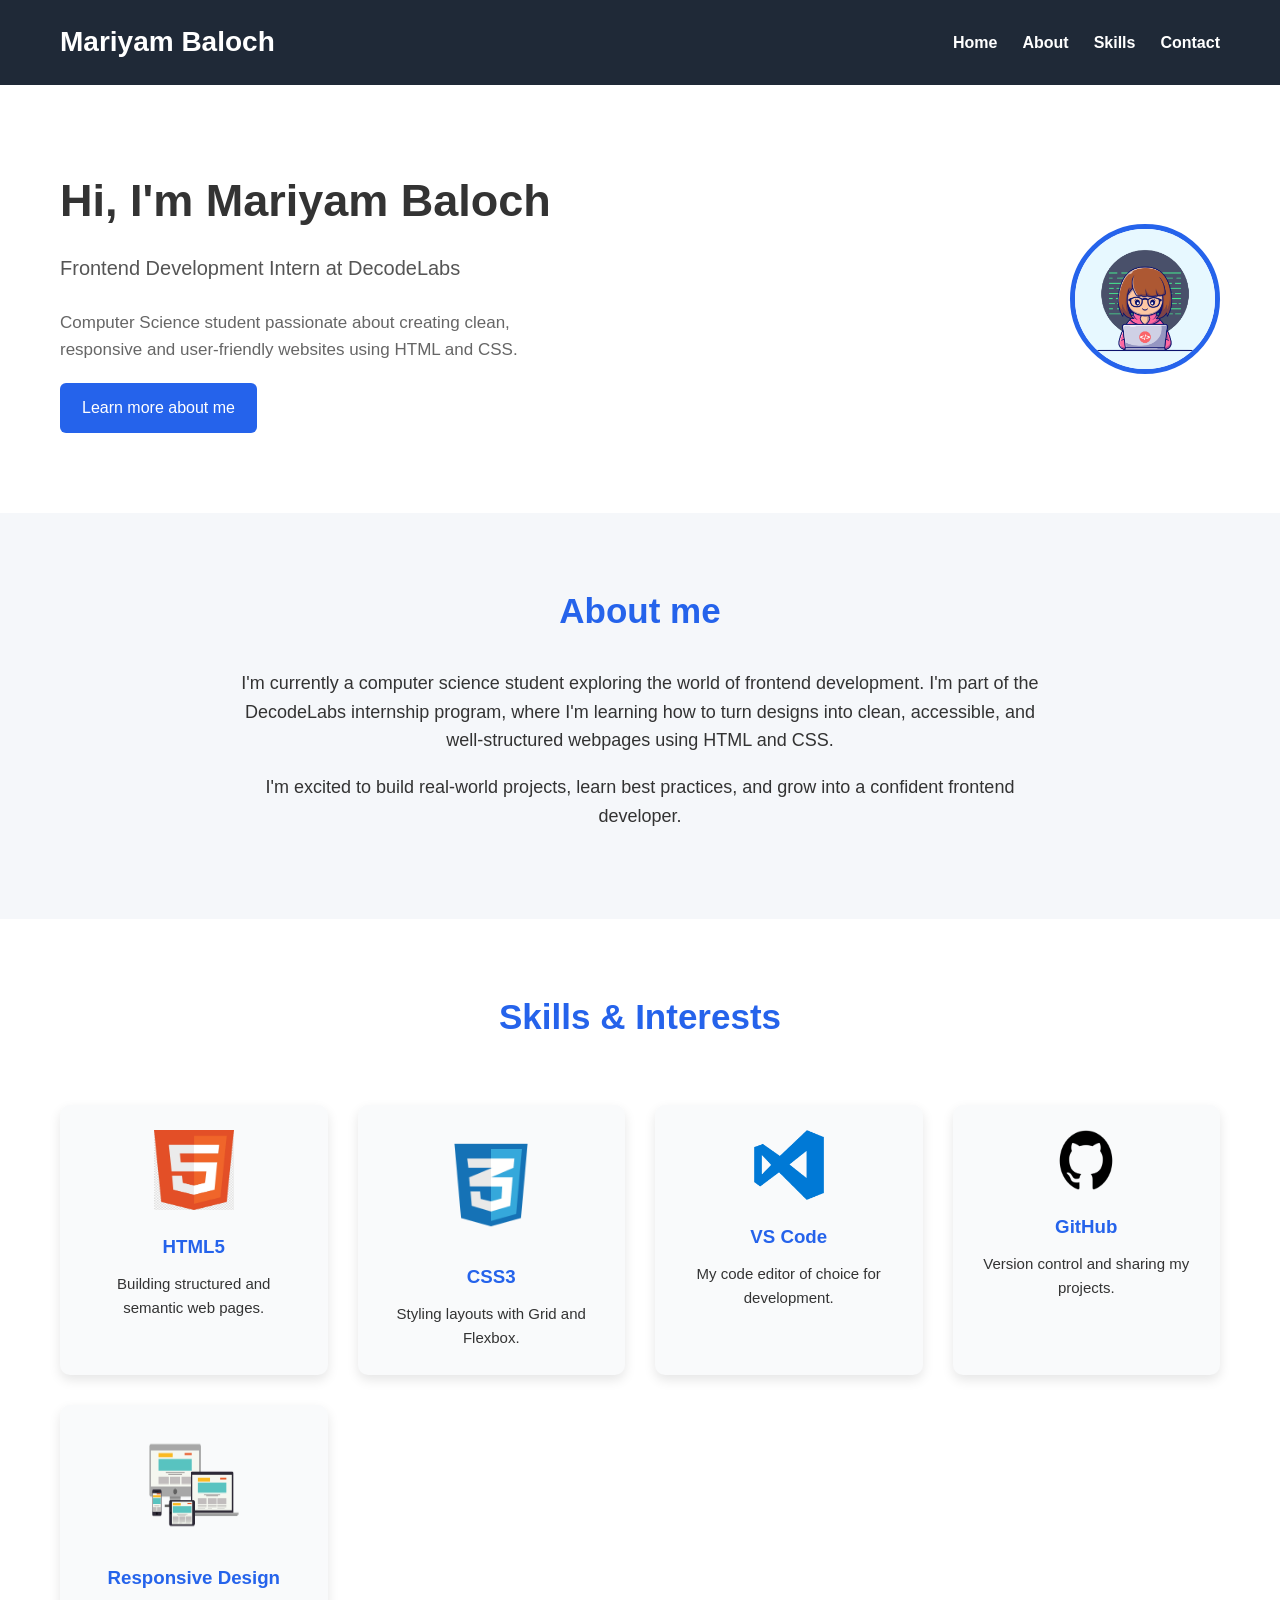
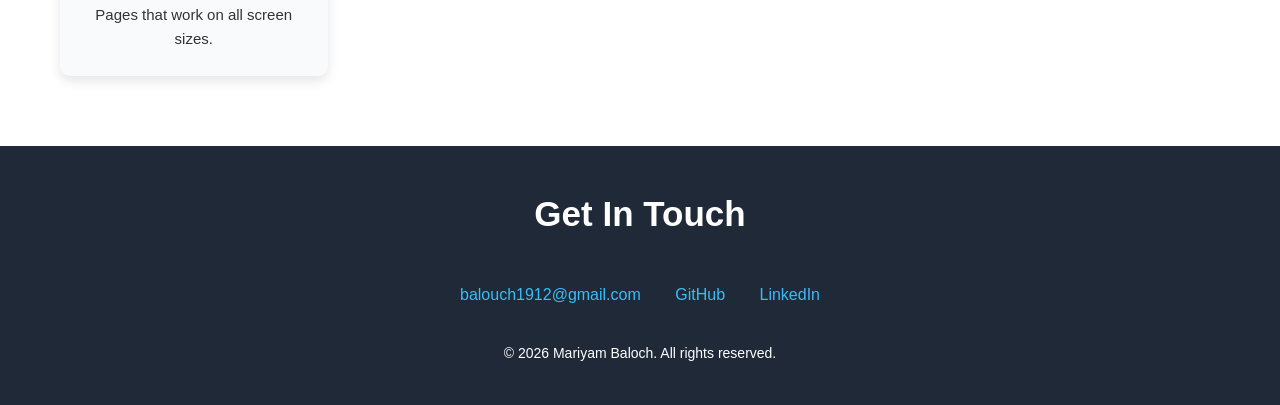
<file: Project-1/Task 1/index.html>
<!DOCTYPE html>
<html lang="en">
<head>
    <meta charset="UTF-8">
    <meta name="viewport" content="width=device-width, initial-scale=1.0">
    <title>Project 1 - Mariyam Portfolio</title>
    <link rel="stylesheet" href="style.css">
</head>
<body>
     <!-- ============ HEADER / NAVIGATION ============ -->
     <header class="site-header">
        <div class="site-header__logo">Mariyam Baloch</div>
        <nav class="nav">
             <ul class="nav__list">
                <li class="nav__item">  <a href="#home" class="nav__link">Home</a></li>
                <li class="nav__item">  <a href="#about" class="nav__link">About</a> </li>
                <li class="nav__item"> <a href="#skills" class="nav__link">Skills</a> </li>
                <li class="nav__item"> <a href="#contact" class="nav__link">Contact</a> </li>
             </ul>
        </nav>
     </header>

     <main>
      
         <!-- ============ HERO SECTION ============ -->
        <section class="hero" id="home">
                <div class="hero__content">
                    <h1 class="hero__title">Hi, I'm Mariyam Baloch</h1>
                    <p class="hero__subtitle">Frontend Development Intern at DecodeLabs</p>
                    <p class="hero__description">Computer Science student passionate about creating clean, responsive and user-friendly websites using HTML and CSS.</p>
                    <a href="#about" class="hero__cta">Learn more about me</a>
                </div>

                <img class="hero__image" src="Images/myprofile.jpg" alt="Profile photo" height="150" width="150">
        </section>

  <!-- ============ ABOUT SECTION ============ -->
        <section class="about"
         id="about">
            <h2 class="section-title">About me</h2>
            <div class="about__content">  

                <p class="about__text"> I'm currently a computer science student exploring the world of frontend development.
          I'm part of the DecodeLabs internship program, where I'm learning how
          to turn designs into clean, accessible, and well-structured webpages
          using HTML and CSS.</p>
          <p class="about__text"> I'm excited to build real-world projects, learn best practices, and
          grow into a confident frontend developer.</p>

            </div>
        </section>

 <!-- ============ SKILLS SECTION ============ -->
        <section  class="skills" id="skills">
            <h2 class="section-title">Skills &amp; Interests</h2>


            <div class="skill-card">
                <img class="skill__icon" src="Images/htmlogo.jpg" alt="HTML logo" height="80" width="80">
                <h3 class="skill__title">HTML5</h3>
                 <p class="skill__text">Building structured and semantic web pages.</p>
             </div>
    
            <div class="skill-card">
                <img class="skill__icon" src="Images/csslogo.png" alt="CSS logo" height="110" width="110">
                <h3 class="skill__title">CSS3</h3>
                <p class="skill__text">Styling layouts with Grid and Flexbox.</p>
            </div>

            <div class="skill-card">
                <img class="skill__icon" src="Images/VScodelogo.png" alt="VS code logo" height="70" width="70">
                <h3 class="skill__title">VS Code</h3>
                <p class="skill__text">My code editor of choice for development.</p>
            </div>

            <div class="skill-card">
                <img class="skill__icon" src="Images/Githublogo.png" alt="Github logo" height="60" width="100">
                <h3 class="skill__title">GitHub</h3>
                <p class="skill__text">Version control and sharing my projects.</p>
        </div>

            <div class="skill-card">
                <img class="skill__icon" src="Images/responsiveDesign.png" alt="Responsive design" height="110" width="110">
                <h3 class="skill__title">Responsive Design</h3>
                <p class="skill__text">Pages that work on all screen sizes. </p>
        </div>

        </section>

         </main>

 <!-- ============ FOOTER / CONTACT ============ -->
         <footer class="site-footer" id="contact">
            <h2 class="section-title section-title--footer">Get In Touch</h2>

            <a  class="site-footer__link"  href="mailto:balouch1912@gmail.com">balouch1912@gmail.com</a>
            <a  class="site-footer__link" href="https://github.com/Mariyam621" target="_blank" rel="noopener noreferrer">GitHub</a>
            <a class="site-footer__link" href="https://www.linkedin.com/in/mariyam-baloch-93517b371" target="_blank" rel="noopener noreferrer">
    LinkedIn</a>

                <p class="site-footer__copyright">&copy; 2026 Mariyam Baloch. All rights reserved.</p>
         </footer>






      
</body>
</html>
</file>
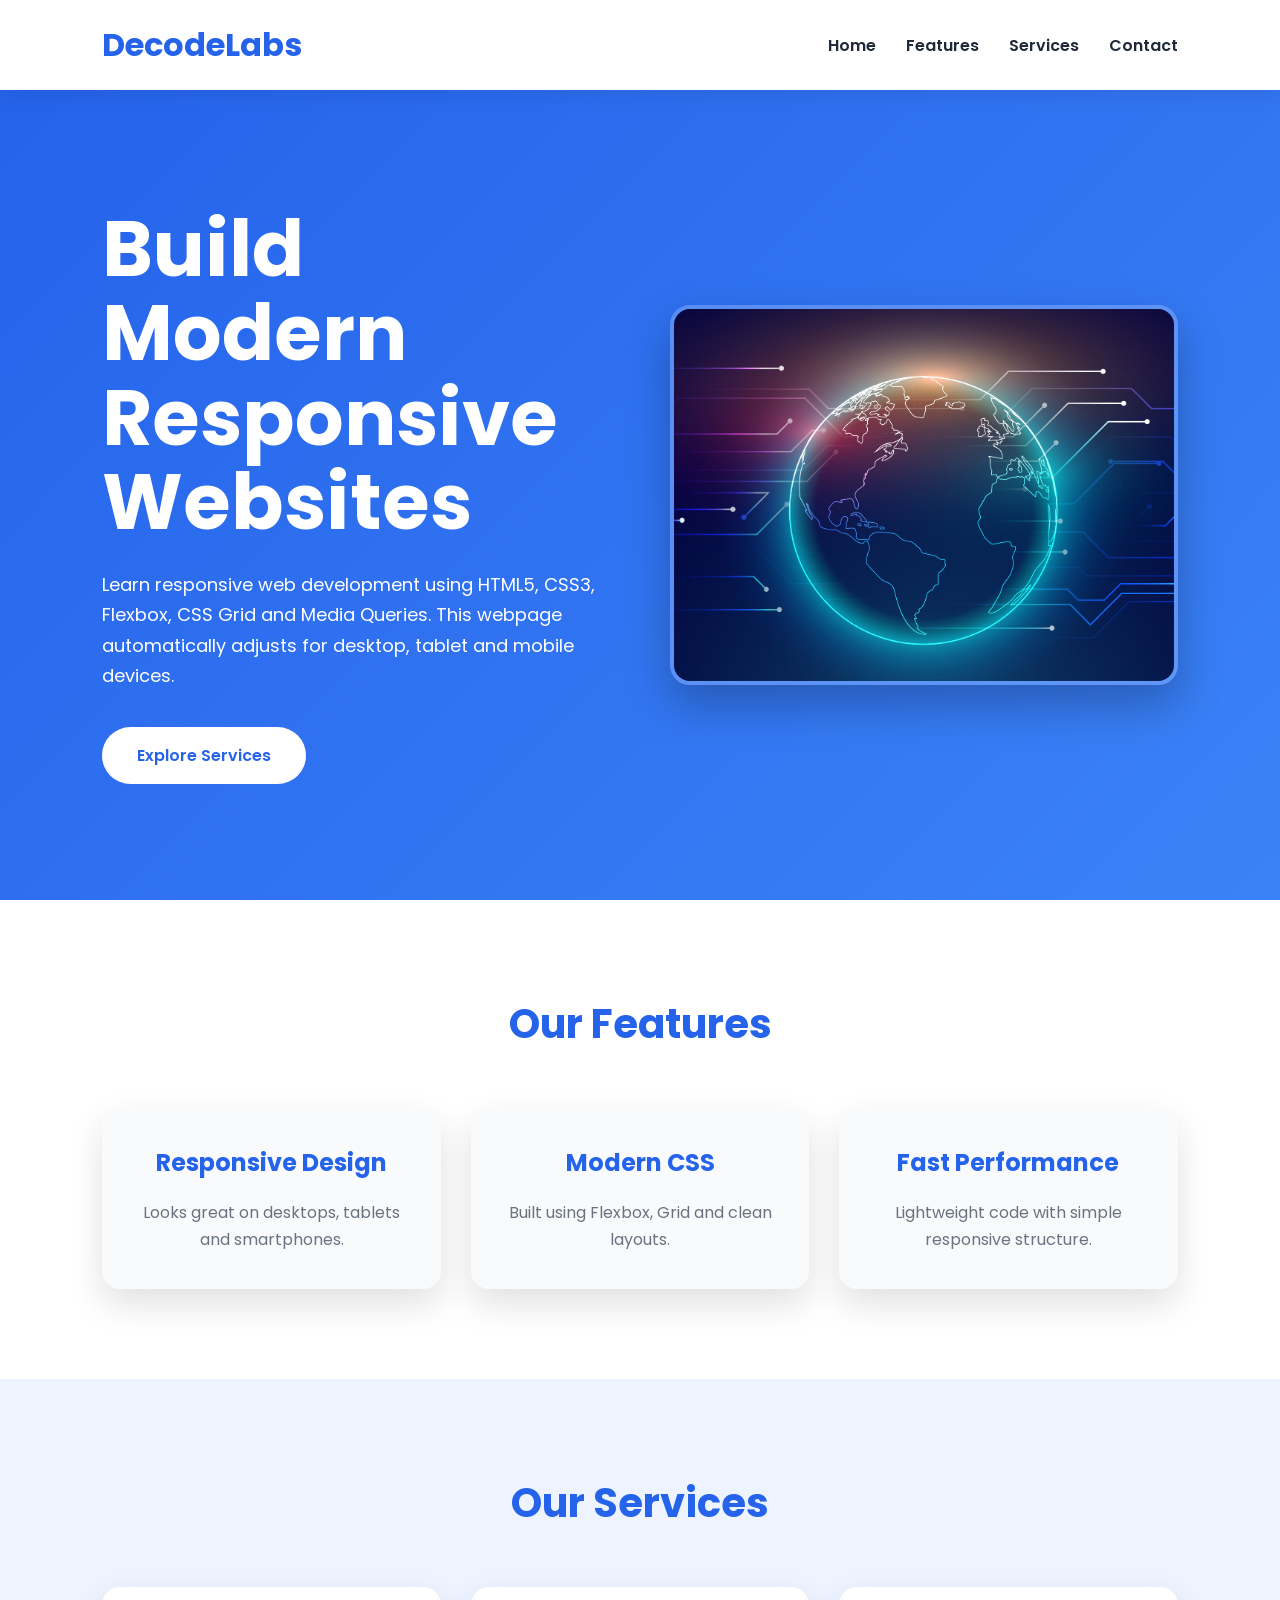
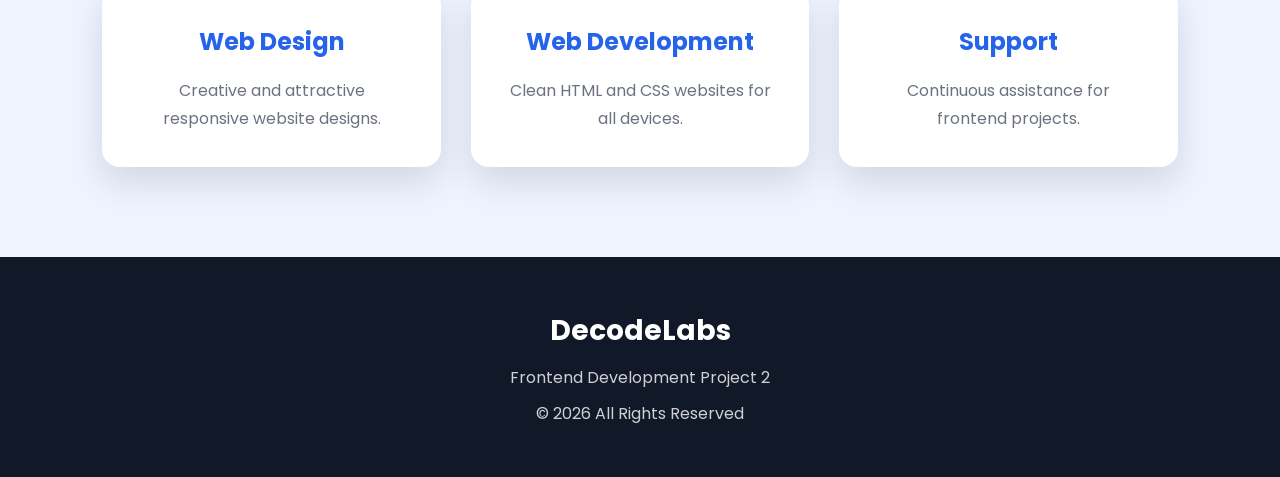
<file: Project-2/Task 2/index.html>
<!DOCTYPE html>
<html lang="en">

<head>
    <meta charset="UTF-8">
    <meta name="viewport" content="width=device-width, initial-scale=1.0">
    <title>Responsive Web Layout | DecodeLabs</title>
    <link rel="stylesheet" href="style.css">
</head>

<body>

    <!-- Header -->

    <header>
        <nav class="navbar">

            <div class="logo">
                <h2>DecodeLabs</h2>
            </div>

            <ul class="nav-links">
                <li><a href="#home">Home</a></li>
                <li><a href="#features">Features</a></li>
                <li><a href="#services">Services</a></li>
                <li><a href="#contact">Contact</a></li>
            </ul>

        </nav>
    </header>

    <!-- Main -->

    <main>

        <!-- Hero -->

        <section class="hero" id="home">

            <div class="hero-text">

                <h1>Build Modern Responsive Websites</h1>

                <p>
                    Learn responsive web development using HTML5,
                    CSS3, Flexbox, CSS Grid and Media Queries.
                    This webpage automatically adjusts for desktop,
                    tablet and mobile devices.
                </p>

                <a href="#services" class="btn">
                    Explore Services
                </a>

            </div>

            <div class="hero-image">

                <img src="Images/techImage.jpg"
                    alt="Responsive Website">

            </div>

        </section>

        <!-- Features -->

        <section class="features" id="features">

            <h2 class="section-title">
                Our Features
            </h2>

            <div class="feature-container">

                <div class="card">

                    <h3>Responsive Design</h3>

                    <p>
                        Looks great on desktops,
                        tablets and smartphones.
                    </p>

                </div>

                <div class="card">

                    <h3>Modern CSS</h3>

                    <p>
                        Built using Flexbox,
                        Grid and clean layouts.
                    </p>

                </div>

                <div class="card">

                    <h3>Fast Performance</h3>

                    <p>
                        Lightweight code with
                        simple responsive structure.
                    </p>

                </div>

            </div>

        </section>

        <!-- Services -->

        <section class="services" id="services">

            <h2 class="section-title">
                Our Services
            </h2>

            <div class="service-container">

                <div class="service-box">

                    <h3>Web Design</h3>

                    <p>
                        Creative and attractive
                        responsive website designs.
                    </p>

                </div>

                <div class="service-box">

                    <h3>Web Development</h3>

                    <p>
                        Clean HTML and CSS
                        websites for all devices.
                    </p>

                </div>

                <div class="service-box">

                    <h3>Support</h3>

                    <p>
                        Continuous assistance
                        for frontend projects.
                    </p>

                </div>

            </div>

        </section>

    </main>

    <!-- Footer -->

    <footer id="contact">

        <h3>DecodeLabs</h3>

        <p>
            Frontend Development Project 2
        </p>

        <p>
            © 2026 All Rights Reserved
        </p>

    </footer>

</body>

</html>
</file>
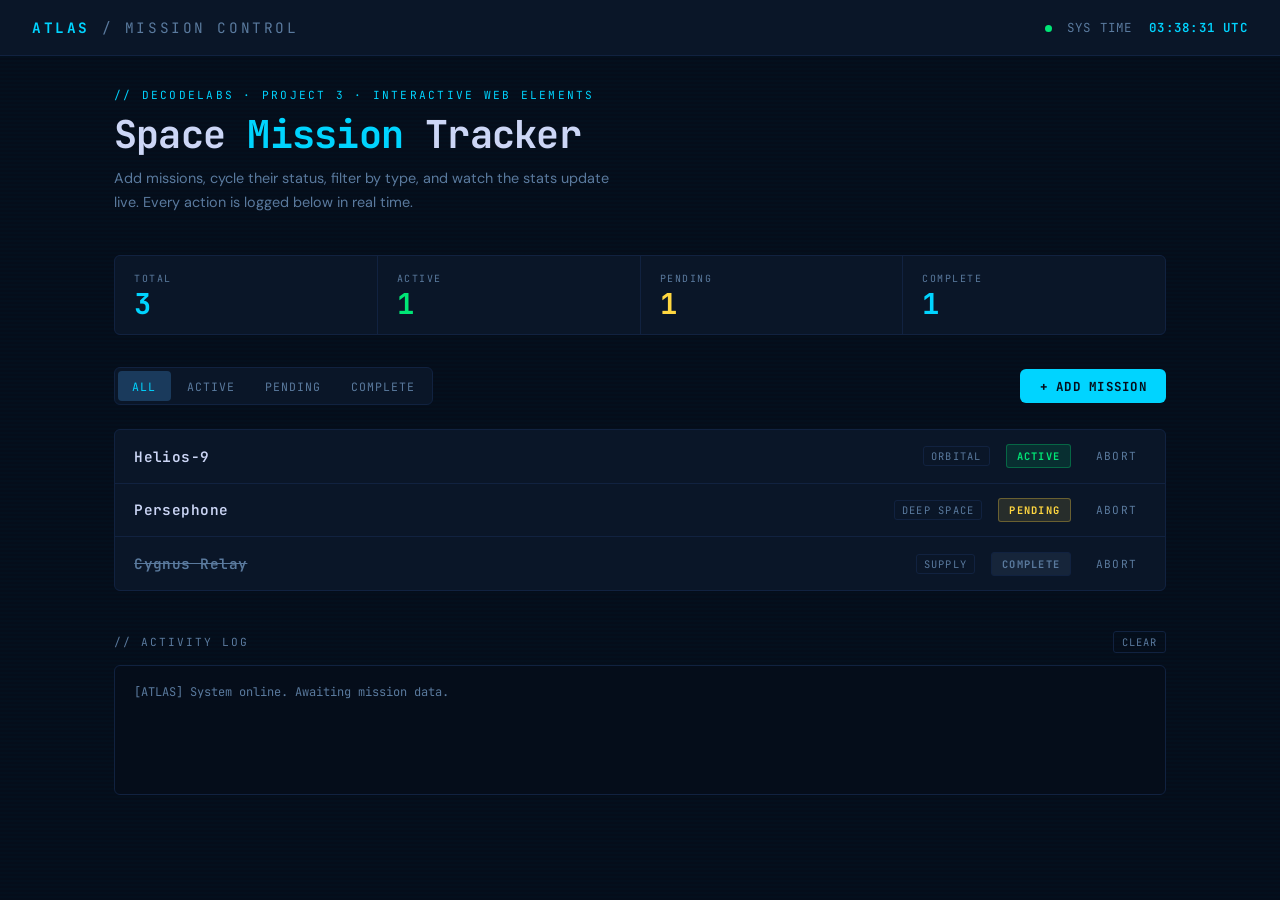
<file: Project-3/Task 3/index.html>
<!DOCTYPE html>
<html lang="en">
<head>
  <meta charset="UTF-8" />
  <meta name="viewport" content="width=device-width, initial-scale=1.0" />
  <title>Project 3 - ATLAS Mission Control</title>

  <!-- JetBrains Mono for data readouts, DM Sans for UI labels -->
  <link rel="preconnect" href="https://fonts.googleapis.com" />
  <link href="https://fonts.googleapis.com/css2?family=JetBrains+Mono:wght@400;600;700&family=DM+Sans:wght@400;500;600&display=swap" rel="stylesheet" />

  <style>
    /* ─────────────────────────────────────────
       DESIGN TOKENS — space/control-room palette
    ───────────────────────────────────────── */
    :root {
      --space-deep:   #050d1a;   /* page background — near-black navy */
      --space-panel:  #0a1628;   /* card / panel surface */
      --space-rim:    #112240;   /* borders and panel rims */
      --space-mid:    #1a3a5c;   /* hover states, subtle fill */
      --cyan:         #00d4ff;   /* primary accent — radar-screen blue */
      --orange:       #ff6b35;   /* alert / active accent */
      --green:        #00e676;   /* ACTIVE mission status */
      --yellow:       #ffd740;   /* PENDING status */
      --red:          #ff4444;   /* FAILED / ABORT */
      --text:         #ccd6f6;   /* main text — slightly blue-tinted */
      --text-dim:     #5a7a9e;   /* muted labels */
      --mono:         'JetBrains Mono', monospace;
      --sans:         'DM Sans', sans-serif;
      --radius:       6px;
    }

    /* ─────────────────────────────────────────
       RESET
    ───────────────────────────────────────── */
    *, *::before, *::after { box-sizing: border-box; margin: 0; padding: 0; }
    html { scroll-behavior: smooth; }

    body {
      font-family: var(--sans);
      background: var(--space-deep);
      color: var(--text);
      min-height: 100vh;
    }

    /* ─────────────────────────────────────────
       SCANLINE OVERLAY — the signature element.
       A very faint CSS repeating-linear-gradient
       gives the whole page a subtle CRT monitor
       texture without any images or JS.
    ───────────────────────────────────────── */
    body::before {
      content: '';
      position: fixed;
      inset: 0;
      background: repeating-linear-gradient(
        0deg,
        transparent,
        transparent 2px,
        rgba(0, 212, 255, 0.015) 2px,
        rgba(0, 212, 255, 0.015) 4px
      );
      pointer-events: none;
      z-index: 0;
    }

    /* ─────────────────────────────────────────
       TOP BAR
    ───────────────────────────────────────── */
    .topbar {
      position: sticky;
      top: 0;
      z-index: 50;
      background: var(--space-panel);
      border-bottom: 1px solid var(--space-rim);
      display: flex;
      align-items: center;
      justify-content: space-between;
      padding: 0 2rem;
      height: 56px;
    }

    .topbar__brand {
      font-family: var(--mono);
      font-size: 0.9rem;
      font-weight: 700;
      letter-spacing: 0.18em;
      color: var(--cyan);
      text-transform: uppercase;
    }

    .topbar__brand span {
      color: var(--text-dim);
      font-weight: 400;
    }

    /* Live mission clock — JS ticks this every second */
    .topbar__clock {
      font-family: var(--mono);
      font-size: 0.78rem;
      color: var(--text-dim);
      letter-spacing: 0.1em;
    }

    .topbar__clock .clock-value {
      color: var(--cyan);
      font-weight: 600;
    }

    /* Blinking dot — pure CSS, signals "live" system */
    .live-dot {
      display: inline-block;
      width: 7px;
      height: 7px;
      border-radius: 50%;
      background: var(--green);
      margin-right: 6px;
      animation: blink 1.4s ease-in-out infinite;
      vertical-align: middle;
    }

    @keyframes blink {
      0%, 100% { opacity: 1; }
      50%       { opacity: 0.2; }
    }

    /* ─────────────────────────────────────────
       MAIN LAYOUT
    ───────────────────────────────────────── */
    .page {
      position: relative;
      z-index: 1;
      max-width: 1100px;
      margin: 0 auto;
      padding: 2rem 1.5rem 4rem;
    }

    /* ─────────────────────────────────────────
       HERO / HEADER AREA
    ───────────────────────────────────────── */
    .hero {
      margin-bottom: 2.5rem;
    }

    .hero__eyebrow {
      font-family: var(--mono);
      font-size: 0.7rem;
      letter-spacing: 0.2em;
      color: var(--cyan);
      text-transform: uppercase;
      margin-bottom: 0.6rem;
    }

    .hero__title {
      font-family: var(--mono);
      font-size: clamp(1.6rem, 4vw, 2.4rem);
      font-weight: 700;
      color: var(--text);
      letter-spacing: -0.02em;
      line-height: 1.2;
      margin-bottom: 0.6rem;
    }

    .hero__title .accent { color: var(--cyan); }

    .hero__sub {
      font-size: 0.9rem;
      color: var(--text-dim);
      max-width: 520px;
      line-height: 1.65;
    }

    /* ─────────────────────────────────────────
       STAT STRIP — live counts, updates with JS
    ───────────────────────────────────────── */
    .stat-strip {
      display: grid;
      grid-template-columns: repeat(auto-fit, minmax(130px, 1fr));
      gap: 1px;         /* gap of 1px acts as divider lines */
      background: var(--space-rim);
      border: 1px solid var(--space-rim);
      border-radius: var(--radius);
      overflow: hidden;
      margin-bottom: 2rem;
    }

    .stat {
      background: var(--space-panel);
      padding: 1rem 1.2rem;
      display: flex;
      flex-direction: column;
      gap: 0.3rem;
    }

    .stat__label {
      font-family: var(--mono);
      font-size: 0.62rem;
      letter-spacing: 0.15em;
      color: var(--text-dim);
      text-transform: uppercase;
    }

    .stat__value {
      font-family: var(--mono);
      font-size: 1.8rem;
      font-weight: 700;
      line-height: 1;
      color: var(--cyan);
      /* smooth number update */
      transition: color 0.2s ease;
    }

    /* Colour overrides for different stat meanings */
    .stat__value--active  { color: var(--green);  }
    .stat__value--pending { color: var(--yellow); }
    .stat__value--failed  { color: var(--red);    }

    /* ─────────────────────────────────────────
       CONTROLS ROW — filter tabs + add button
    ───────────────────────────────────────── */
    .controls {
      display: flex;
      align-items: center;
      justify-content: space-between;
      gap: 1rem;
      margin-bottom: 1.5rem;
      flex-wrap: wrap;
    }

    /* Filter tabs */
    .filter-tabs {
      display: flex;
      gap: 2px;
      background: var(--space-panel);
      border: 1px solid var(--space-rim);
      border-radius: var(--radius);
      padding: 3px;
    }

    .filter-tab {
      font-family: var(--mono);
      font-size: 0.72rem;
      letter-spacing: 0.08em;
      text-transform: uppercase;
      padding: 0.45rem 0.9rem;
      border: none;
      background: none;
      color: var(--text-dim);
      border-radius: 4px;
      cursor: pointer;
      transition: background 0.15s ease, color 0.15s ease;
    }

    /* JS adds .is-active to the selected tab */
    .filter-tab.is-active {
      background: var(--space-mid);
      color: var(--cyan);
    }

    .filter-tab:hover:not(.is-active) {
      color: var(--text);
    }

    /* Add mission button */
    .btn-add {
      font-family: var(--mono);
      font-size: 0.78rem;
      letter-spacing: 0.1em;
      text-transform: uppercase;
      padding: 0.55rem 1.2rem;
      background: var(--cyan);
      color: var(--space-deep);
      border: none;
      border-radius: var(--radius);
      font-weight: 700;
      cursor: pointer;
      transition: opacity 0.15s ease, transform 0.1s ease;
    }

    .btn-add:hover  { opacity: 0.85; }
    .btn-add:active { transform: scale(0.97); }

    /* ─────────────────────────────────────────
       ADD MISSION FORM — hidden by default,
       JS toggles .is-open to show/hide it
    ───────────────────────────────────────── */
    .add-form-wrapper {
      max-height: 0;
      overflow: hidden;
      transition: max-height 0.35s ease;
    }

    .add-form-wrapper.is-open {
      max-height: 300px; /* large enough to not clip content */
    }

    .add-form {
      background: var(--space-panel);
      border: 1px solid var(--space-rim);
      border-radius: var(--radius);
      padding: 1.5rem;
      margin-bottom: 1.5rem;
      display: grid;
      grid-template-columns: 1fr 1fr auto;
      gap: 0.75rem;
      align-items: end;
    }

    .form-field {
      display: flex;
      flex-direction: column;
      gap: 0.4rem;
    }

    .form-label {
      font-family: var(--mono);
      font-size: 0.65rem;
      letter-spacing: 0.12em;
      text-transform: uppercase;
      color: var(--text-dim);
    }

    .form-input,
    .form-select {
      font-family: var(--mono);
      font-size: 0.85rem;
      background: var(--space-deep);
      border: 1px solid var(--space-rim);
      border-radius: 4px;
      color: var(--text);
      padding: 0.55rem 0.8rem;
      outline: none;
      transition: border-color 0.15s ease;
    }

    .form-input:focus,
    .form-select:focus {
      border-color: var(--cyan);
    }

    /* The select arrow colour needs a workaround in dark bg */
    .form-select option {
      background: var(--space-panel);
    }

    .btn-launch {
      font-family: var(--mono);
      font-size: 0.75rem;
      letter-spacing: 0.1em;
      text-transform: uppercase;
      font-weight: 700;
      padding: 0.6rem 1rem;
      background: var(--orange);
      color: #fff;
      border: none;
      border-radius: 4px;
      cursor: pointer;
      white-space: nowrap;
      transition: opacity 0.15s ease;
      align-self: flex-end;
    }

    .btn-launch:hover { opacity: 0.85; }

    /* ─────────────────────────────────────────
       MISSION LIST
    ───────────────────────────────────────── */
    .mission-list {
      display: flex;
      flex-direction: column;
      gap: 1px;       /* hairline separators between rows */
      background: var(--space-rim);
      border: 1px solid var(--space-rim);
      border-radius: var(--radius);
      overflow: hidden;
    }

    /* "No missions" empty state */
    .empty-state {
      background: var(--space-panel);
      padding: 3rem 2rem;
      text-align: center;
      font-family: var(--mono);
      font-size: 0.85rem;
      color: var(--text-dim);
      letter-spacing: 0.05em;
      display: none; /* shown by JS when list is empty */
    }

    /* Individual mission row */
    .mission-row {
      background: var(--space-panel);
      display: grid;
      /* name | type | status toggle | abort button */
      grid-template-columns: 1fr auto auto auto;
      align-items: center;
      gap: 1rem;
      padding: 0.9rem 1.2rem;
      transition: background 0.15s ease;
      animation: rowIn 0.25s ease both;
    }

    @keyframes rowIn {
      from { opacity: 0; transform: translateX(-8px); }
      to   { opacity: 1; transform: translateX(0); }
    }

    .mission-row:hover {
      background: var(--space-mid);
    }

    /* Missions being removed fade out first */
    .mission-row.is-removing {
      animation: rowOut 0.25s ease forwards;
    }

    @keyframes rowOut {
      to { opacity: 0; transform: translateX(8px); max-height: 0; padding: 0; }
    }

    .mission-name {
      font-family: var(--mono);
      font-size: 0.9rem;
      font-weight: 600;
      color: var(--text);
      letter-spacing: 0.03em;
    }

    /* Strikethrough when a mission is marked COMPLETE */
    .mission-row.is-complete .mission-name {
      text-decoration: line-through;
      color: var(--text-dim);
    }

    .mission-type {
      font-family: var(--mono);
      font-size: 0.65rem;
      letter-spacing: 0.12em;
      text-transform: uppercase;
      color: var(--text-dim);
      border: 1px solid var(--space-rim);
      border-radius: 3px;
      padding: 2px 7px;
      white-space: nowrap;
    }

    /* Status badge — colour changes with JS-toggled class */
    .mission-status {
      font-family: var(--mono);
      font-size: 0.65rem;
      font-weight: 700;
      letter-spacing: 0.12em;
      text-transform: uppercase;
      padding: 4px 10px;
      border-radius: 3px;
      border: 1px solid transparent;
      cursor: pointer;
      transition: background 0.2s ease, color 0.2s ease;
      white-space: nowrap;
    }

    .mission-status[data-status="ACTIVE"] {
      background: rgba(0, 230, 118, 0.12);
      color: var(--green);
      border-color: rgba(0, 230, 118, 0.3);
    }

    .mission-status[data-status="PENDING"] {
      background: rgba(255, 215, 64, 0.12);
      color: var(--yellow);
      border-color: rgba(255, 215, 64, 0.3);
    }

    .mission-status[data-status="COMPLETE"] {
      background: rgba(90, 122, 158, 0.15);
      color: var(--text-dim);
      border-color: var(--space-rim);
    }

    /* Abort / remove button */
    .btn-abort {
      background: none;
      border: 1px solid transparent;
      color: var(--text-dim);
      font-family: var(--mono);
      font-size: 0.7rem;
      letter-spacing: 0.1em;
      text-transform: uppercase;
      padding: 4px 8px;
      border-radius: 3px;
      cursor: pointer;
      transition: color 0.15s ease, border-color 0.15s ease;
    }

    .btn-abort:hover {
      color: var(--red);
      border-color: rgba(255, 68, 68, 0.4);
    }

    /* ─────────────────────────────────────────
       BOTTOM: MISSION LOG
       Dynamic textarea that JS appends log lines to
    ───────────────────────────────────────── */
    .log-section {
      margin-top: 2.5rem;
    }

    .log-header {
      display: flex;
      align-items: center;
      justify-content: space-between;
      margin-bottom: 0.75rem;
    }

    .log-title {
      font-family: var(--mono);
      font-size: 0.7rem;
      letter-spacing: 0.18em;
      text-transform: uppercase;
      color: var(--text-dim);
    }

    .btn-clear-log {
      font-family: var(--mono);
      font-size: 0.65rem;
      letter-spacing: 0.1em;
      text-transform: uppercase;
      background: none;
      border: 1px solid var(--space-rim);
      color: var(--text-dim);
      padding: 3px 8px;
      border-radius: 3px;
      cursor: pointer;
      transition: color 0.15s ease;
    }

    .btn-clear-log:hover { color: var(--text); }

    .log-box {
      background: var(--space-deep);
      border: 1px solid var(--space-rim);
      border-radius: var(--radius);
      padding: 1rem 1.2rem;
      font-family: var(--mono);
      font-size: 0.75rem;
      color: var(--text-dim);
      line-height: 1.8;
      min-height: 130px;
      max-height: 200px;
      overflow-y: auto;
      /* latest entry at the bottom */
    }

    /* Coloured log line prefixes */
    .log-line { display: block; }
    .log-line--add      { color: var(--cyan);   }
    .log-line--status   { color: var(--yellow); }
    .log-line--abort    { color: var(--red);    }
    .log-line--system   { color: var(--text-dim); }

    /* ─────────────────────────────────────────
       RESPONSIVE
    ───────────────────────────────────────── */
    @media (max-width: 680px) {
      .add-form {
        grid-template-columns: 1fr;
      }
      .mission-row {
        grid-template-columns: 1fr auto;
        grid-template-rows: auto auto;
      }
      .mission-type  { grid-column: 2; grid-row: 1; }
      .mission-status { grid-column: 1; grid-row: 2; justify-self: start; }
      .btn-abort      { grid-column: 2; grid-row: 2; }
    }

    @media (prefers-reduced-motion: reduce) {
      *, *::before, *::after { animation: none !important; transition: none !important; }
    }
  </style>
</head>

<body>

  <!-- ═══════════════════════════════════════
       TOP BAR
  ═══════════════════════════════════════ -->
  <header class="topbar">
    <div class="topbar__brand">
      ATLAS<span> / Mission Control</span>
    </div>
    <!-- JS writes the time into .clock-value every second -->
    <div class="topbar__clock">
      <span class="live-dot"></span>
      SYS TIME&nbsp;&nbsp;<span class="clock-value js-clock">——:——:——</span>
    </div>
  </header>


  <!-- ═══════════════════════════════════════
       MAIN CONTENT
  ═══════════════════════════════════════ -->
  <main class="page">

    <!-- Hero -->
    <div class="hero">
      <p class="hero__eyebrow">// DecodeLabs · Project 3 · Interactive Web Elements</p>
      <h1 class="hero__title">
        Space <span class="accent">Mission</span> Tracker
      </h1>
      <p class="hero__sub">
        Add missions, cycle their status, filter by type, and watch the stats update live. Every action is logged below in real time.
      </p>
    </div>


    <!-- Stat Strip — all values are written by JS -->
    <div class="stat-strip">
      <div class="stat">
        <span class="stat__label">Total</span>
        <span class="stat__value js-stat-total">0</span>
      </div>
      <div class="stat">
        <span class="stat__label">Active</span>
        <span class="stat__value stat__value--active js-stat-active">0</span>
      </div>
      <div class="stat">
        <span class="stat__label">Pending</span>
        <span class="stat__value stat__value--pending js-stat-pending">0</span>
      </div>
      <div class="stat">
        <span class="stat__label">Complete</span>
        <span class="stat__value js-stat-complete">0</span>
      </div>
    </div>


    <!-- Controls: filter tabs + add button -->
    <div class="controls">
      <div class="filter-tabs">
        <!-- data-filter tells JS which missions to show -->
        <button class="filter-tab is-active" data-filter="ALL">All</button>
        <button class="filter-tab" data-filter="ACTIVE">Active</button>
        <button class="filter-tab" data-filter="PENDING">Pending</button>
        <button class="filter-tab" data-filter="COMPLETE">Complete</button>
      </div>

      <!-- Toggles the add-form open/closed -->
      <button class="btn-add js-toggle-form">+ Add Mission</button>
    </div>


    <!-- Add Mission Form — collapsed by default -->
    <div class="add-form-wrapper js-form-wrapper">
      <div class="add-form">
        <div class="form-field">
          <label class="form-label" for="mission-name-input">Mission Name</label>
          <input
            id="mission-name-input"
            class="form-input js-name-input"
            type="text"
            placeholder="e.g. Artemis VII"
            maxlength="40"
            autocomplete="off"
          />
        </div>

        <div class="form-field">
          <label class="form-label" for="mission-type-select">Mission Type</label>
          <select id="mission-type-select" class="form-select js-type-select">
            <option value="ORBITAL">Orbital</option>
            <option value="LUNAR">Lunar</option>
            <option value="DEEP SPACE">Deep Space</option>
            <option value="RECON">Recon</option>
            <option value="SUPPLY">Supply</option>
          </select>
        </div>

        <button class="btn-launch js-submit-mission">Launch ↗</button>
      </div>
    </div>


    <!-- Mission list — rows are injected here by JS -->
    <div class="mission-list js-mission-list">
      <p class="empty-state js-empty-state">
        // No missions on record. Add one above.
      </p>
    </div>


    <!-- Activity Log -->
    <div class="log-section">
      <div class="log-header">
        <span class="log-title">// Activity Log</span>
        <button class="btn-clear-log js-clear-log">Clear</button>
      </div>
      <div class="log-box js-log-box">
        <span class="log-line log-line--system">[ATLAS] System online. Awaiting mission data.</span>
      </div>
    </div>

  </main>


  <!-- ═══════════════════════════════════════
       JAVASCRIPT
       Organised by feature. IPO loop is
       labeled on each section.
  ═══════════════════════════════════════ -->
  <script>

    // ─────────────────────────────────────────
    // APP STATE
    // One central array stores all missions.
    // Everything else reads from this array.
    // ─────────────────────────────────────────

    // Each mission: { id, name, type, status }
    // Status cycles: PENDING → ACTIVE → COMPLETE → PENDING
    let missions = [];

    // Track which filter is currently active
    let currentFilter = 'ALL';

    // Auto-increment ID so each mission has a unique key
    let nextId = 1;

    // Status cycle order — clicking a badge moves to the next
    const STATUS_CYCLE = ['PENDING', 'ACTIVE', 'COMPLETE'];


    // ─────────────────────────────────────────
    // FEATURE 1 — LIVE CLOCK
    // INPUT:  setInterval fires every 1000ms
    // PROCESS: build a UTC time string
    // OUTPUT:  write it into .js-clock
    // ─────────────────────────────────────────

    const clockEl = document.querySelector('.js-clock');

    function tickClock() {
      const now = new Date();
      // Zero-pad hours, minutes, seconds
      const hh = String(now.getUTCHours()).padStart(2, '0');
      const mm = String(now.getUTCMinutes()).padStart(2, '0');
      const ss = String(now.getUTCSeconds()).padStart(2, '0');
      clockEl.textContent = `${hh}:${mm}:${ss} UTC`;
    }

    tickClock();                      // call immediately so there's no blank flash
    setInterval(tickClock, 1000);     // then tick every second


    // ─────────────────────────────────────────
    // FEATURE 2 — ADD MISSION FORM TOGGLE
    // INPUT:  click on "Add Mission" button
    // PROCESS: toggle .is-open on the wrapper
    // OUTPUT:  CSS max-height transition reveals/hides form
    // ─────────────────────────────────────────

    const toggleFormBtn = document.querySelector('.js-toggle-form');
    const formWrapper   = document.querySelector('.js-form-wrapper');
    const nameInput     = document.querySelector('.js-name-input');

    toggleFormBtn.addEventListener('click', function () {
      const isOpen = formWrapper.classList.toggle('is-open');

      // Update button label to reflect current state
      this.textContent = isOpen ? '✕ Cancel' : '+ Add Mission';

      // Auto-focus the name field when the form opens
      if (isOpen) nameInput.focus();
    });


    // ─────────────────────────────────────────
    // FEATURE 3 — ADD A MISSION
    // INPUT:  click "Launch ↗" button
    // PROCESS: validate, create mission object, push to array
    // OUTPUT:  render the updated list + log the event
    // ─────────────────────────────────────────

    const submitBtn  = document.querySelector('.js-submit-mission');
    const typeSelect = document.querySelector('.js-type-select');

    submitBtn.addEventListener('click', addMission);

    // Also allow pressing Enter inside the name field
    nameInput.addEventListener('keydown', function (e) {
      if (e.key === 'Enter') addMission();
    });

    function addMission() {
      const name = nameInput.value.trim();

      // Basic validation — name must not be empty
      if (!name) {
        nameInput.style.borderColor = '#ff4444';
        nameInput.focus();
        // Reset the border after a moment
        setTimeout(() => { nameInput.style.borderColor = ''; }, 1200);
        return;
      }

      // PROCESS: build the mission object
      const mission = {
        id:     nextId++,
        name:   name,
        type:   typeSelect.value,
        status: 'PENDING'     // all missions start as PENDING
      };

      missions.push(mission);

      // Reset the form inputs
      nameInput.value = '';

      // Close the form panel
      formWrapper.classList.remove('is-open');
      toggleFormBtn.textContent = '+ Add Mission';

      // OUTPUT
      renderMissions();
      updateStats();
      appendLog(`Mission "${mission.name}" registered — Status: PENDING`, 'add');
    }


    // ─────────────────────────────────────────
    // FEATURE 4 — FILTER TABS
    // INPUT:  click a filter tab
    // PROCESS: update currentFilter, mark tab active
    // OUTPUT:  re-render the mission list
    // ─────────────────────────────────────────

    const filterTabs = document.querySelectorAll('.filter-tab');

    filterTabs.forEach(tab => {
      tab.addEventListener('click', function () {
        // Remove active from all tabs
        filterTabs.forEach(t => t.classList.remove('is-active'));
        // Add active to the clicked one
        this.classList.add('is-active');

        // Update the filter state and re-render
        currentFilter = this.dataset.filter;
        renderMissions();
      });
    });


    // ─────────────────────────────────────────
    // FEATURE 5 — RENDER MISSIONS
    // This is the main OUTPUT function.
    // It reads from the `missions` array and
    // the `currentFilter`, then builds the DOM.
    // ─────────────────────────────────────────

    const missionList  = document.querySelector('.js-mission-list');
    const emptyState   = document.querySelector('.js-empty-state');

    function renderMissions() {
      // Decide which missions to show based on active filter
      const visible = currentFilter === 'ALL'
        ? missions
        : missions.filter(m => m.status === currentFilter);

      // Clear existing rows (leave the empty-state element in place)
      missionList.querySelectorAll('.mission-row').forEach(el => el.remove());

      if (visible.length === 0) {
        emptyState.style.display = 'block';
        return;
      }

      emptyState.style.display = 'none';

      // Build and append a row for each visible mission
      visible.forEach(mission => {
        const row = document.createElement('div');
        row.className = 'mission-row' + (mission.status === 'COMPLETE' ? ' is-complete' : '');
        // Store the mission ID on the element so event handlers can find it
        row.dataset.id = mission.id;

        row.innerHTML = `
          <span class="mission-name">${escapeHtml(mission.name)}</span>
          <span class="mission-type">${mission.type}</span>
          <button class="mission-status js-cycle-status" data-status="${mission.status}">
            ${mission.status}
          </button>
          <button class="btn-abort js-abort">ABORT</button>
        `;

        missionList.appendChild(row);
      });
    }

    // Cycle a mission's status when its badge is clicked
    // Uses event delegation on the list — one listener handles all rows
    missionList.addEventListener('click', function (e) {

      // ── CYCLE STATUS ──────────────────────
      if (e.target.matches('.js-cycle-status')) {
        const row       = e.target.closest('.mission-row');
        const id        = parseInt(row.dataset.id, 10);
        const mission   = missions.find(m => m.id === id);
        if (!mission) return;

        // PROCESS: find the next status in the cycle
        const currentIndex = STATUS_CYCLE.indexOf(mission.status);
        mission.status     = STATUS_CYCLE[(currentIndex + 1) % STATUS_CYCLE.length];

        // OUTPUT
        renderMissions();
        updateStats();
        appendLog(`"${mission.name}" status → ${mission.status}`, 'status');
      }

      // ── ABORT MISSION ────────────────────
      if (e.target.matches('.js-abort')) {
        const row  = e.target.closest('.mission-row');
        const id   = parseInt(row.dataset.id, 10);
        const mission = missions.find(m => m.id === id);
        if (!mission) return;

        // Play slide-out animation before removing from the array
        row.classList.add('is-removing');

        setTimeout(() => {
          // PROCESS: remove mission from state array
          missions = missions.filter(m => m.id !== id);
          // OUTPUT: re-render and update stats
          renderMissions();
          updateStats();
          appendLog(`Mission "${mission.name}" aborted and removed.`, 'abort');
        }, 250); // match animation duration
      }
    });


    // ─────────────────────────────────────────
    // FEATURE 6 — LIVE STATS
    // Reads the missions array and writes counts
    // into the stat strip elements.
    // ─────────────────────────────────────────

    const statTotal    = document.querySelector('.js-stat-total');
    const statActive   = document.querySelector('.js-stat-active');
    const statPending  = document.querySelector('.js-stat-pending');
    const statComplete = document.querySelector('.js-stat-complete');

    function updateStats() {
      statTotal.textContent    = missions.length;
      statActive.textContent   = missions.filter(m => m.status === 'ACTIVE').length;
      statPending.textContent  = missions.filter(m => m.status === 'PENDING').length;
      statComplete.textContent = missions.filter(m => m.status === 'COMPLETE').length;
    }


    // ─────────────────────────────────────────
    // FEATURE 7 — ACTIVITY LOG
    // Appends a timestamped line to the log box
    // each time a significant event happens.
    // ─────────────────────────────────────────

    const logBox = document.querySelector('.js-log-box');

    /**
     * Appends a log entry with a UTC timestamp.
     * @param {string} message - the log text
     * @param {'add'|'status'|'abort'|'system'} type - controls colour
     */
    function appendLog(message, type) {
      const now = new Date();
      const ts  = `${String(now.getUTCHours()).padStart(2,'0')}:${String(now.getUTCMinutes()).padStart(2,'0')}:${String(now.getUTCSeconds()).padStart(2,'0')}`;

      // Build the log line element
      const line = document.createElement('span');
      line.className = `log-line log-line--${type}`;
      // textContent is safe — no XSS risk
      line.textContent = `[${ts}] ${message}`;

      logBox.appendChild(line);

      // Auto-scroll to the latest entry
      logBox.scrollTop = logBox.scrollHeight;
    }

    // Clear log button
    document.querySelector('.js-clear-log').addEventListener('click', function () {
      logBox.innerHTML = '';
      appendLog('Log cleared.', 'system');
    });


    // ─────────────────────────────────────────
    // UTILITY — HTML escape
    // Prevents XSS when inserting user text into innerHTML.
    // (The mission name could contain < > " & etc.)
    // ─────────────────────────────────────────
    function escapeHtml(str) {
      return str
        .replace(/&/g, '&amp;')
        .replace(/</g, '&lt;')
        .replace(/>/g, '&gt;')
        .replace(/"/g, '&quot;');
    }


    // ─────────────────────────────────────────
    // SEED DATA — a few starter missions so the
    // page doesn't open completely empty
    // ─────────────────────────────────────────
    const seedMissions = [
      { name: 'Helios-9',    type: 'ORBITAL',    status: 'ACTIVE'   },
      { name: 'Persephone',  type: 'DEEP SPACE', status: 'PENDING'  },
      { name: 'Cygnus Relay',type: 'SUPPLY',     status: 'COMPLETE' },
    ];

    seedMissions.forEach(s => {
      missions.push({ id: nextId++, name: s.name, type: s.type, status: s.status });
    });

    renderMissions();
    updateStats();

  </script>
</body>
</html>
</file>
<file: Project-1/Task 1/style.css>
/* ========== RESET ========== */

*{
    margin:0;
    padding:0;
    box-sizing:border-box;
}

html{
    scroll-behavior:smooth;
}

body{
    font-family:Arial, Helvetica, sans-serif;
    background:#f5f7fa;
    color:#333;
    line-height:1.6;
}

/* ========== HEADER ========== */

.site-header{
    background:#1f2937;
    color:white;
    display:flex;
    justify-content:space-between;
    align-items:center;
    padding:20px 60px;
    position:sticky;
    top:0;
}

.site-header__logo{
    font-size:28px;
    font-weight:bold;
}

/* ========== NAVIGATION ========== */

.nav__list{
    display:flex;
    list-style:none;
    gap:25px;
}

.nav__link{
    color:white;
    text-decoration:none;
    font-weight:bold;
    transition:0.3s;
}

.nav__link:hover{
    color:#38bdf8;
}

/* ========== HERO ========== */

.hero{
    display:flex;
    justify-content:space-between;
    align-items:center;
    padding:80px 60px;
    background:white;
}

.hero__title{
    font-size:45px;
    margin-bottom:15px;
}

.hero__subtitle{
    font-size:20px;
    margin-bottom:25px;
    color:#555;
}
  
.hero__description{
    max-width:500px;
    margin:20px 0;
    color:#666;
    font-size:17px;
}

.hero__cta{
    display:inline-block;
    background:#2563eb;
    color:white;
    text-decoration:none;
    padding:12px 22px;
    border-radius:6px;
    transition:0.3s;
}

.hero__cta:hover{
    background:#1d4ed8;
}

.hero__image{
    border-radius:50%;
    border:5px solid #2563eb;
}

/* ========== COMMON TITLES ========== */

.section-title{
    text-align:center;
    font-size:35px;
    margin-bottom:30px;
    color:#2563eb;
}

/* ========== ABOUT ========== */

.about{
    padding:70px 60px;
    background:#f5f7fa;
}

.about__content{
    max-width:800px;
    margin:auto;
    text-align:center;
}

.about__text{
    margin-bottom:18px;
    font-size:18px;
}

/* ========== SKILLS ========== */

.skills{
    padding:70px 60px;
    background:white;
    display:grid;
    grid-template-columns:repeat(auto-fit,minmax(220px,1fr));
    gap:30px;
}

.skills .section-title{
    grid-column:1/-1;
}

.skill-card{
    background:#f9fafb;
    padding:25px;
    border-radius:10px;
    text-align:center;
    box-shadow:0 5px 12px rgba(0,0,0,.1);
    transition:0.3s;
}

.skill-card:hover{
    transform:translateY(-8px);
}

.skill__icon{
    margin-bottom:15px;
}

.skill__title{
    margin-bottom:10px;
    color:#2563eb;
}

.skill__text{
    font-size:15px;
}

/* ========== FOOTER ========== */

.site-footer{
    background:#1f2937;
    color:white;
    text-align:center;
    padding:40px 20px;
}

.section-title--footer{
    color:white;
}

.site-footer__link{
    display:inline-block;
    margin:10px 15px;
    color:#38bdf8;
    text-decoration:none;
    transition:0.3s;
}

.site-footer__link:hover{
    color:white;
}

.site-footer__copyright{
    margin-top:25px;
    font-size:14px;
}

/* ========== TABLET ========== */

@media(max-width:768px){

.site-header{
    flex-direction:column;
    gap:20px;
}

.nav__list{
    flex-direction:column;
    align-items:center;
}

.hero{
    flex-direction:column;
    text-align:center;
}

.hero__image{
    margin-top:30px;
}

.about,
.skills-card{
    padding:50px 20px;
}

}

/* ========== MOBILE ========== */

@media(max-width:480px){

.site-header__logo{
    font-size:24px;
}

.hero__title{
    font-size:32px;
}

.hero__subtitle{
    font-size:17px;
}

.section-title{
    font-size:28px;
}

.site-footer__link{
    display:block;
    margin:10px 0;
}

}
</file>
<file: Project-2/Task 2/style.css>
/* Google Font */
@import url('https://fonts.googleapis.com/css2?family=Poppins:wght@300;400;500;600;700&display=swap');

/* ===============================
   CSS VARIABLES
================================= */

:root{
    --primary:#2563eb;
    --secondary:#1e40af;
    --light:#f8fafc;
    --dark:#1f2937;
    --white:#ffffff;
    --gray:#6b7280;
    --shadow:0 15px 35px rgba(0,0,0,.12);
    --radius:18px;
}

*{
    margin:0;
    padding:0;
    box-sizing:border-box;
}

html{
    scroll-behavior:smooth;
}

body{
    font-family:'Poppins',sans-serif;
    background:var(--light);
    color:var(--dark);
    line-height:1.7;
}

::selection{
    background:var(--primary);
    color:white;
}

/* ===============================
        NAVBAR
================================= */

.navbar{

    display:flex;
    justify-content:space-between;
    align-items:center;

    padding:18px 8%;

    background:rgba(255,255,255,.9);

    backdrop-filter:blur(10px);

    position:sticky;
    top:0;

    box-shadow:0 5px 20px rgba(0,0,0,.08);

    z-index:1000;

}

.logo h2{

    color:var(--primary);

    font-size:32px;

}

.nav-links{

    display:flex;

    list-style:none;

    gap:30px;

}

.nav-links a{

    color:var(--dark);

    text-decoration:none;

    font-weight:600;

    position:relative;

    transition:.3s;

}

.nav-links a:hover{

    color:var(--primary);

}

.nav-links a::after{

    content:"";

    position:absolute;

    left:0;

    bottom:-6px;

    width:0;

    height:2px;

    background:var(--primary);

    transition:.3s;

}

.nav-links a:hover::after{

    width:100%;

}

/* ===============================
        HERO
================================= */

.hero{

    min-height:90vh;

    display:flex;

    justify-content:space-between;

    align-items:center;

    gap:60px;

    padding:80px 8%;

    background:linear-gradient(135deg,#2563eb,#3b82f6);

    color:white;

}

.hero-text{

    flex:1;

    max-width:600px;

}

.hero-text h1{

    font-size:clamp(3rem,6vw,5rem);

    line-height:1.1;

    margin-bottom:25px;

}

.hero-text p{

    font-size:18px;

    margin-bottom:35px;

}

.btn{

    display:inline-block;

    padding:15px 35px;

    border-radius:50px;

    background:white;

    color:var(--primary);

    text-decoration:none;

    font-weight:600;

    transition:.35s;

}

.btn:hover{

    background:var(--secondary);

    color:white;

    transform:translateY(-6px);

    box-shadow:0 18px 35px rgba(0,0,0,.25);

}

.hero-image{

    flex:1;

    display:flex;

    justify-content:center;

}

.hero-image img{

    width:100%;

    max-width:600px;

    height:380px;

    object-fit:cover;

    border-radius:20px;

    border:4px solid rgba(255,255,255,.2);

    box-shadow:0 20px 45px rgba(0,0,0,.25);

    transition:.4s;

    animation:float 4s ease-in-out infinite;

}

.hero-image img:hover{

    transform:scale(1.05);

    box-shadow:0 25px 50px rgba(0,0,0,.35);

}

@keyframes float{

0%,100%{

transform:translateY(0);

}

50%{

transform:translateY(-12px);

}

}

/* ===============================
SECTION TITLES
================================= */

.section-title{

    text-align:center;

    font-size:40px;

    color:var(--primary);

    margin-bottom:50px;

}
/* ===============================
        FEATURES
================================= */

.features{
    padding:90px 8%;
    background:var(--white);
}

.feature-container{
    display:grid;
    grid-template-columns:repeat(3,1fr);
    gap:30px;
}

.card{
    background:var(--light);
    padding:35px;
    text-align:center;
    border-radius:var(--radius);
    box-shadow:var(--shadow);
    transition:all .4s ease;
    cursor:pointer;
}

.card h3{
    color:var(--primary);
    margin-bottom:15px;
    font-size:24px;
}

.card p{
    color:var(--gray);
}

.card:hover{
    transform:translateY(-15px) scale(1.03);
    box-shadow:0 20px 40px rgba(37,99,235,.20);
    background:linear-gradient(135deg,#2563eb,#3b82f6);
    color:white;
}

.card:hover h3,
.card:hover p{
    color:white;
}

/* ===============================
        SERVICES
================================= */

.services{
    padding:90px 8%;
    background:#eef4ff;
}

.service-container{
    display:grid;
    grid-template-columns:repeat(3,1fr);
    gap:30px;
}

.service-box{
    background:white;
    padding:35px;
    text-align:center;
    border-radius:var(--radius);
    box-shadow:var(--shadow);
    transition:all .4s ease;
    cursor:pointer;
}

.service-box h3{
    color:var(--primary);
    margin-bottom:15px;
    font-size:24px;
}

.service-box p{
    color:var(--gray);
}

.service-box:hover{
    transform:translateY(-15px);
    background:linear-gradient(135deg,#2563eb,#1e40af);
    color:white;
    box-shadow:0 20px 45px rgba(0,0,0,.25);
}

.service-box:hover h3,
.service-box:hover p{
    color:white;
}

/* ===============================
        FOOTER
================================= */

footer{
    background:#111827;
    color:white;
    text-align:center;
    padding:50px 20px;
}

footer h3{
    margin-bottom:10px;
    font-size:28px;
}

footer p{
    opacity:.8;
    margin-top:8px;
}

/* ===============================
      TABLET
================================= */

@media(max-width:992px){

.hero{
    flex-direction:column;
    text-align:center;
}

.hero-image img{
    max-width:500px;
}

.feature-container{
    grid-template-columns:repeat(2,1fr);
}

.service-container{
    grid-template-columns:repeat(2,1fr);
}

}

/* ===============================
      MOBILE
================================= */

@media(max-width:768px){

.navbar{
    flex-direction:column;
    gap:20px;
}

.nav-links{
    flex-direction:column;
    align-items:center;
    gap:15px;
}

.hero{
    padding:60px 30px;
}

.hero-text h1{
    font-size:2.5rem;
}

.hero-text p{
    font-size:16px;
}

.hero-image img{
    height:auto;
}

.feature-container,
.service-container{
    grid-template-columns:1fr;
}

.section-title{
    font-size:32px;
}

}

/* ===============================
    SMALL MOBILE
================================= */

@media(max-width:480px){

.navbar{
    padding:20px;
}

.logo h2{
    font-size:24px;
}

.hero{
    padding:50px 20px;
}

.hero-text h1{
    font-size:2rem;
}

.hero-text p{
    font-size:15px;
}

.btn{
    width:100%;
    text-align:center;
}

.hero-image img{
    max-width:100%;
}

.card,
.service-box{
    padding:25px;
}

footer{
    padding:35px 15px;
}

}
</file>
